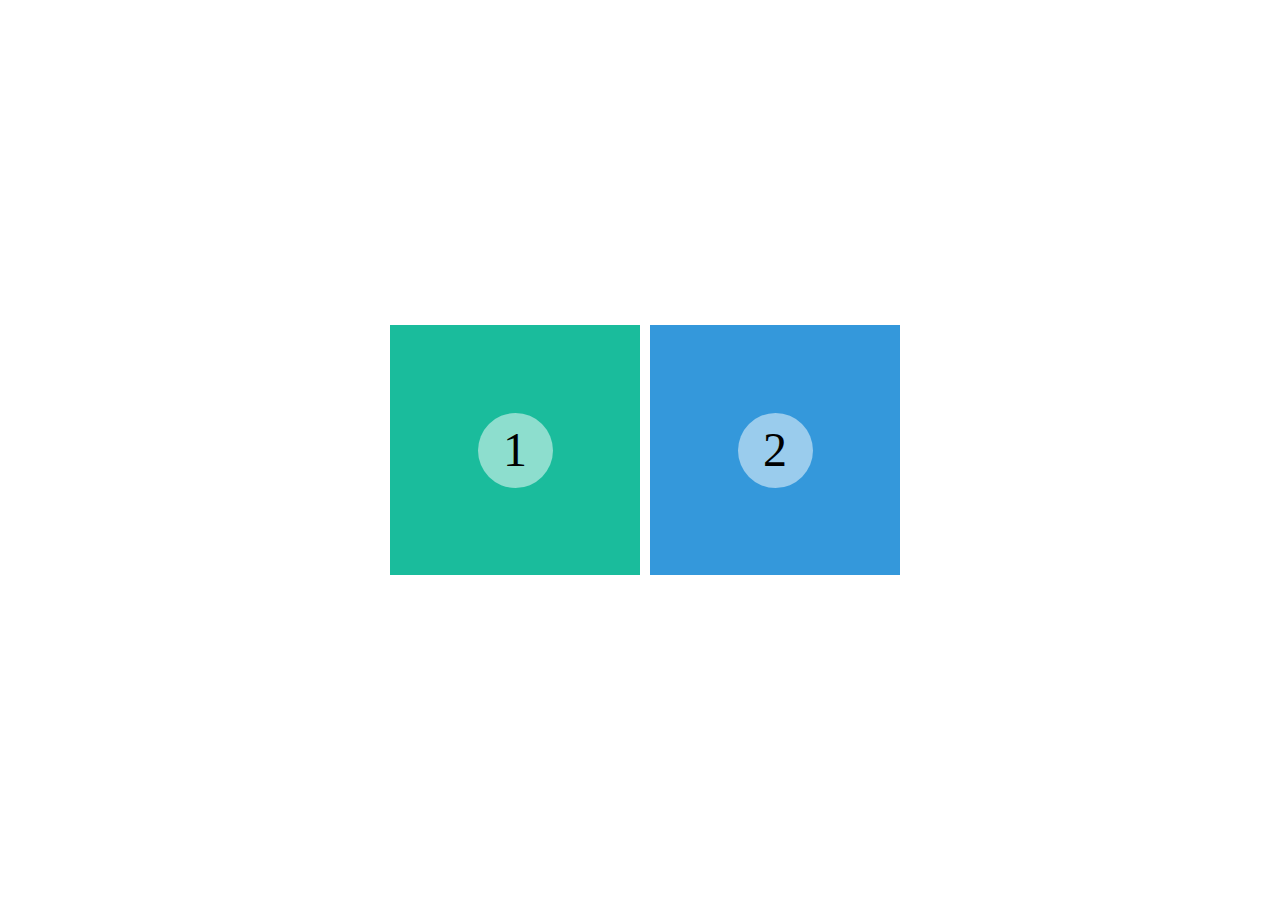
<file: Responsive Design/flexbox/index.html>
<html lang="fr">
	<head>
		<meta charset="utf-8">
		<meta name="viewport" content="width=device-width, initial-scale=1,
			shrink-to-fit=no">

		<link rel="stylesheet" href="./styles.css">

		<title>Exercices Flexbox</title>
	</head>
	<body>
		<section>
			<div><span>1</span></div>
			<div><span>2</span></div>

		</section>
	</body>
</html>
</file>
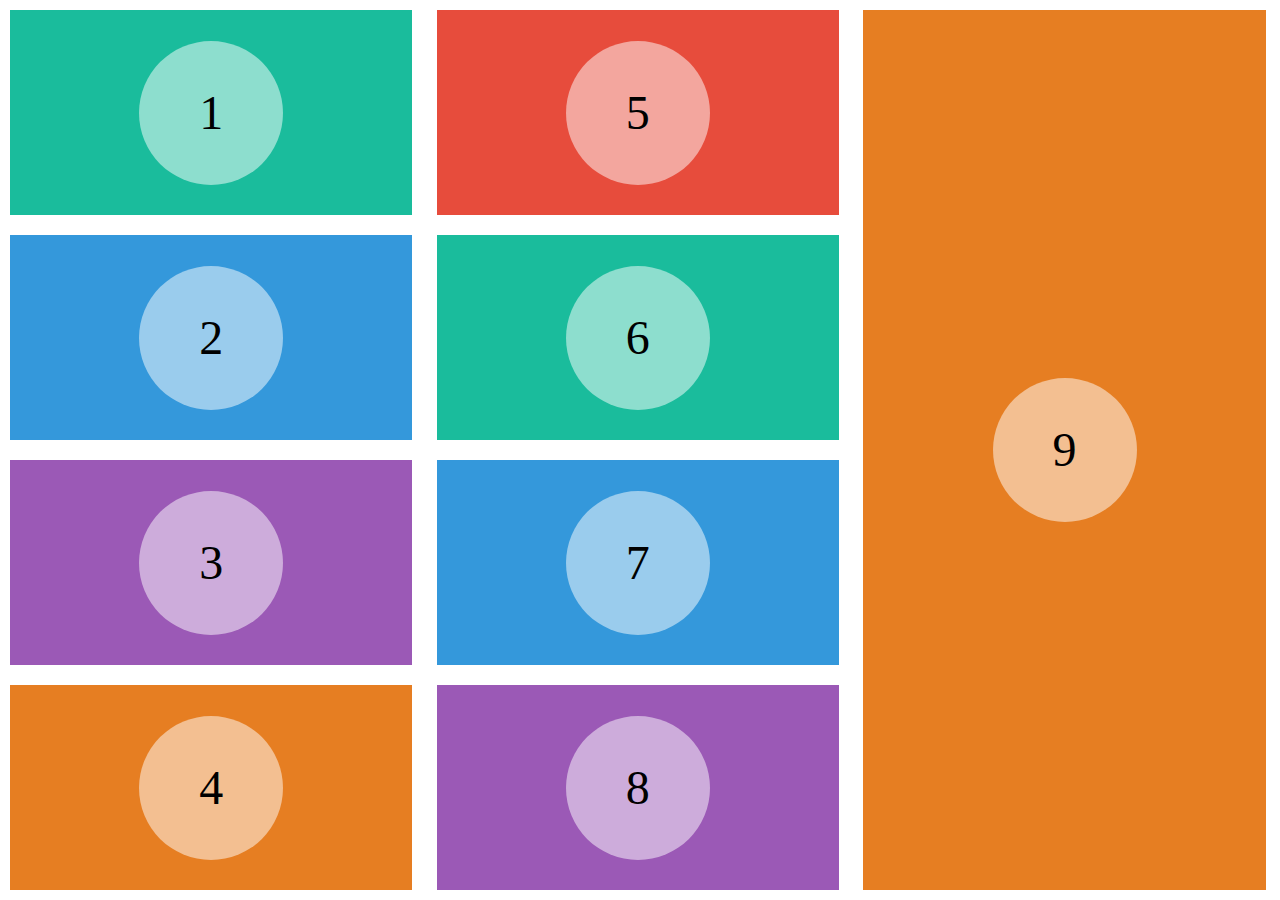
<file: Responsive Design/flexbox4/index.html>
<html lang="fr">
	<head>
		<meta charset="utf-8">
		<meta name="viewport" content="width=device-width, initial-scale=1,
			shrink-to-fit=no">

		<link rel="stylesheet" href="./styles.css">

		<title>Exercices Flexbox</title>
	</head>
	<body>
		<section>
			<div><span>1</span></div>
			<div><span>2</span></div>
			<div><span>3</span></div>
			<div><span>4</span></div>
			<div><span>5</span></div>
			<div><span>6</span></div>
			<div><span>7</span></div>
			<div><span>8</span></div>
			<div class="special"><span>9</span></div>
		</section>
	</body>
</html>
</file>
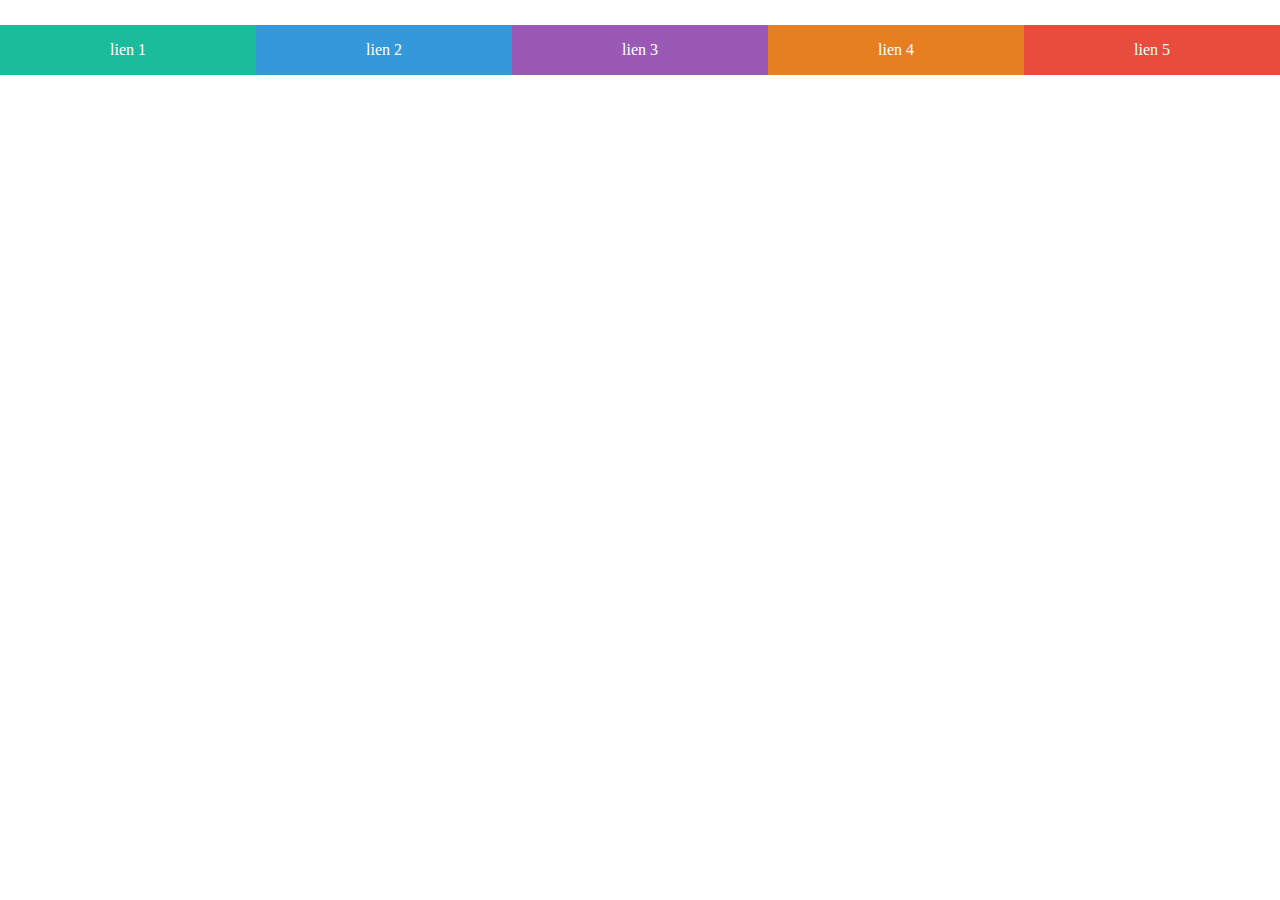
<file: Responsive Design/flexbox5/index.html>
<html lang="fr">
	<head>
		<meta charset="utf-8">
		<meta name="viewport" content="width=device-width, initial-scale=1, shrink-to-fit=no">
		
		<link rel="stylesheet" href="./styles.css">
		
		<title>Exercices Flexbox</title>
	</head>
	<body>
		<ul>
		  <li><a href="#">lien 1</a></li>
		  <li><a href="#">lien 2</a></li>
		  <li><a href="#">lien 3</a></li>
		  <li><a href="#">lien 4</a></li>
		  <li><a href="#">lien 5</a></li>
		</ul>
	</body>
</html>
</file>
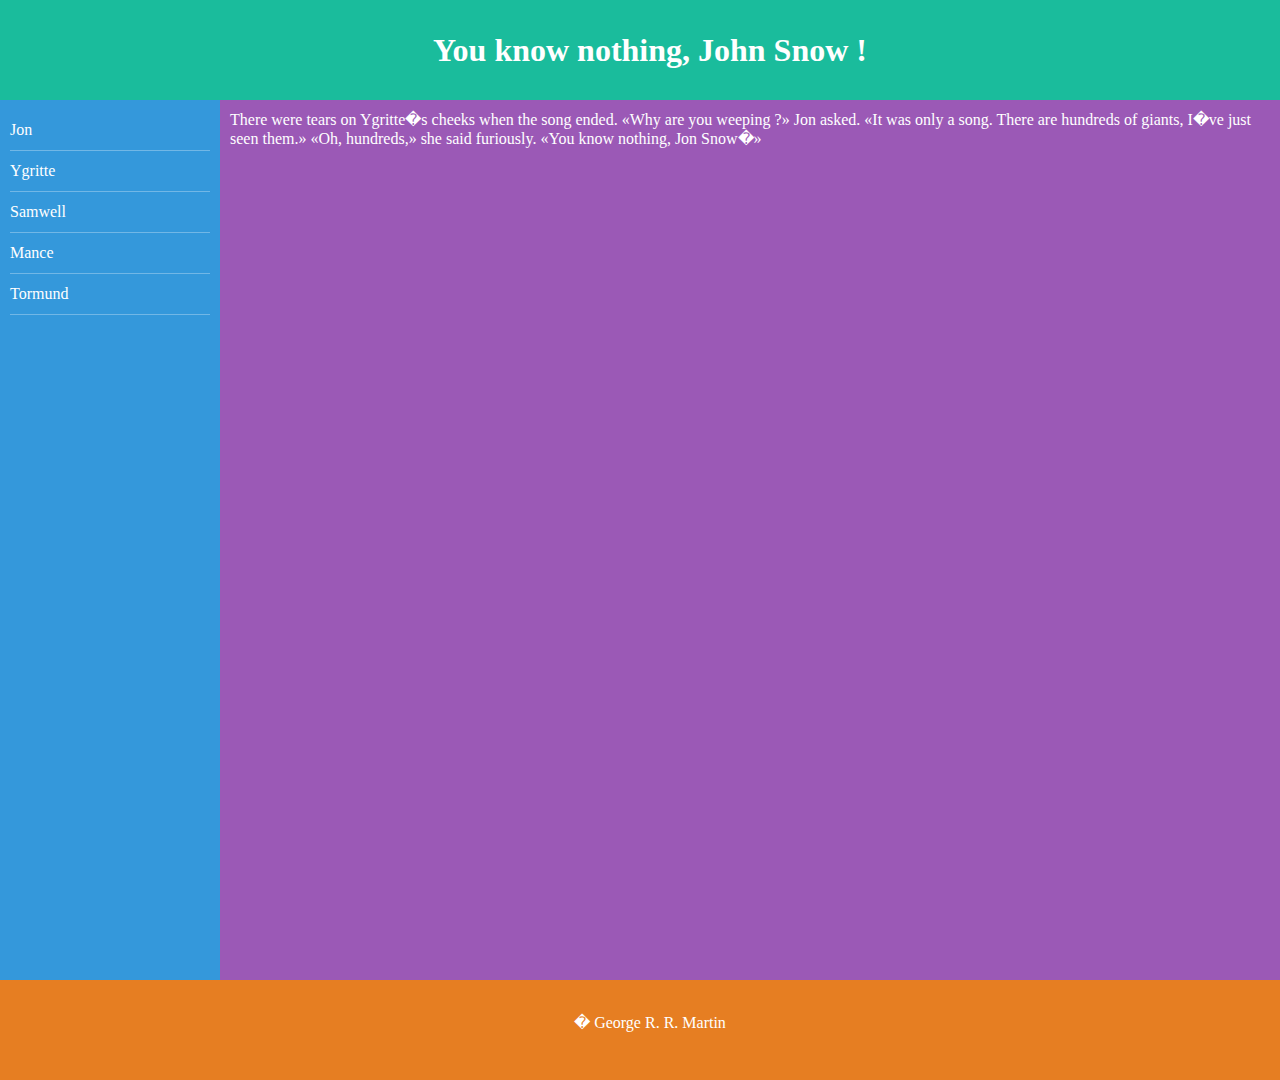
<file: Responsive Design/flexbox6/index.html>
<html lang="fr">
	<head>
		<meta charset="utf-8">
		<meta name="viewport" content="width=device-width, initial-scale=1, shrink-to-fit=no">
		
		<link rel="stylesheet" href="./styles.css">
		
		<title>Exercices Flexbox</title>
	</head>
	<body>
		<header>
			<h1>You know nothing, John Snow !</h1>
		</header>

		<main>
		  <nav role="navigation">
			<a href="#">Jon</a>
			<a href="#">Ygritte</a>
			<a href="#">Samwell</a>
			<a href="#">Mance</a>
			<a href="#">Tormund</a>
		  </nav>
		  <article>
			<p>There were tears on Ygritte�s cheeks when the song ended. <q>Why are you weeping ?</q> Jon asked. <q>It was only a song. There are hundreds of giants, I�ve just seen them.</q> <q>Oh, hundreds,</q> she said furiously. <q>You know nothing, Jon Snow�</q></p>
		  </article>
		</main>

		<footer><p>� George R. R. Martin</p></footer>
	</body>
</html>
</file>
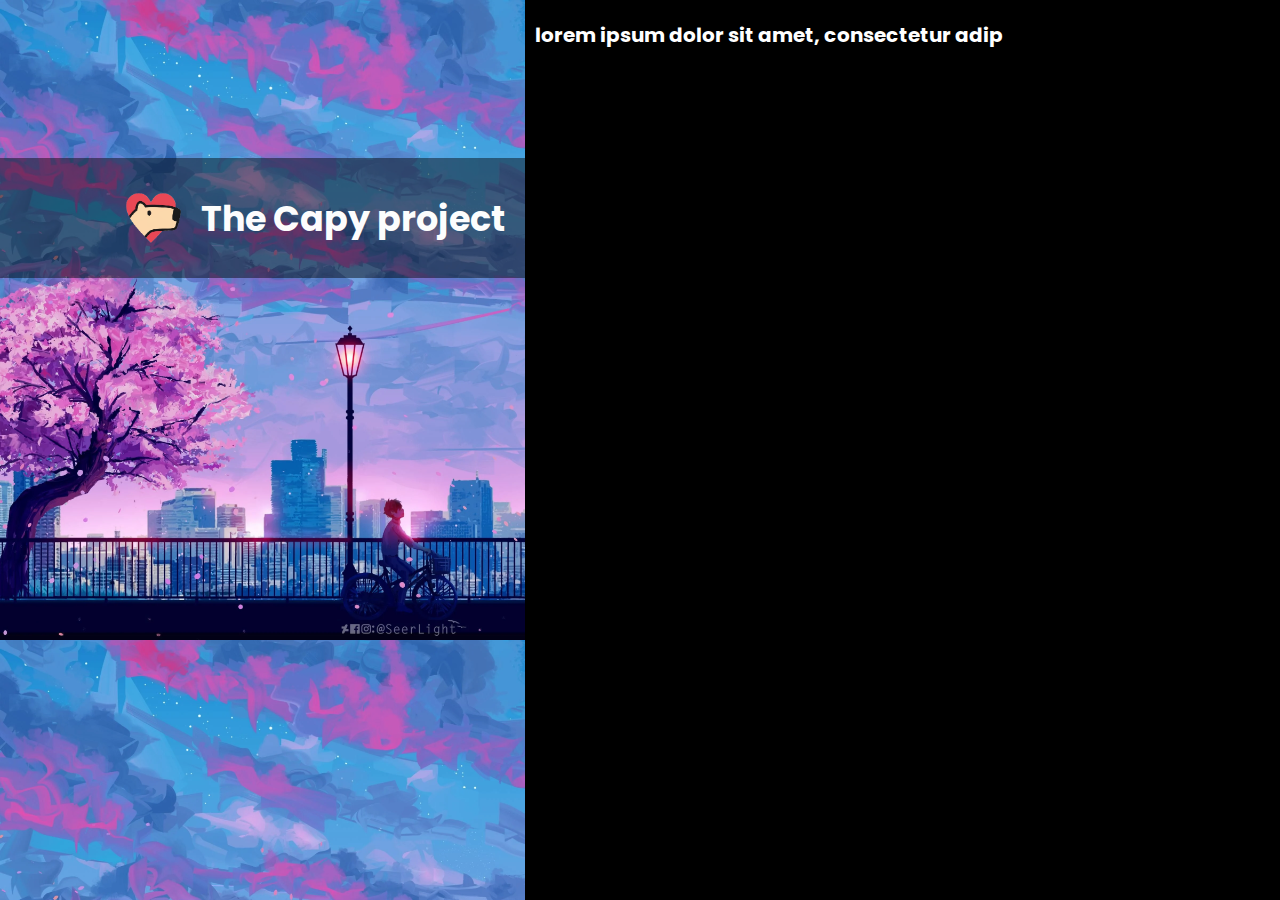
<file: Responsive Design/Login-page/index.html>
<!DOCTYPE html>
<html lang="en">
    <head>
        <meta charset="UTF-8">
        <meta http-equiv="X-UA-Compatible" content="IE=edge">
        <meta name="viewport" content="width=device-width, initial-scale=1.0">
        <link rel="stylesheet" href="style.css">
        <link rel="preconnect" href="https://fonts.googleapis.com">
        <link rel="preconnect" href="https://fonts.gstatic.com" crossorigin>
        <link
            href="https://fonts.googleapis.com/css2?family=Poppins:ital,wght@0,100;1,100&display=swap"
            rel="stylesheet">
        <title>Document</title>
    </head>
    <body>
        <div class="left">
            <div class="box">
            </div>
            <div class="container">
                <img src="capybara.webp">
                <h3 class="name">The Capy project</h3>
            </div>
        </div>
        <section class="droit">
            <div class="box">
                <p>lorem ipsum dolor sit amet, consectetur adip</p>
            </div>
            <div class="info">
                <form action="#" method="post">

                </form>
            </div>
        </section>
    </body>
</html>
</file>
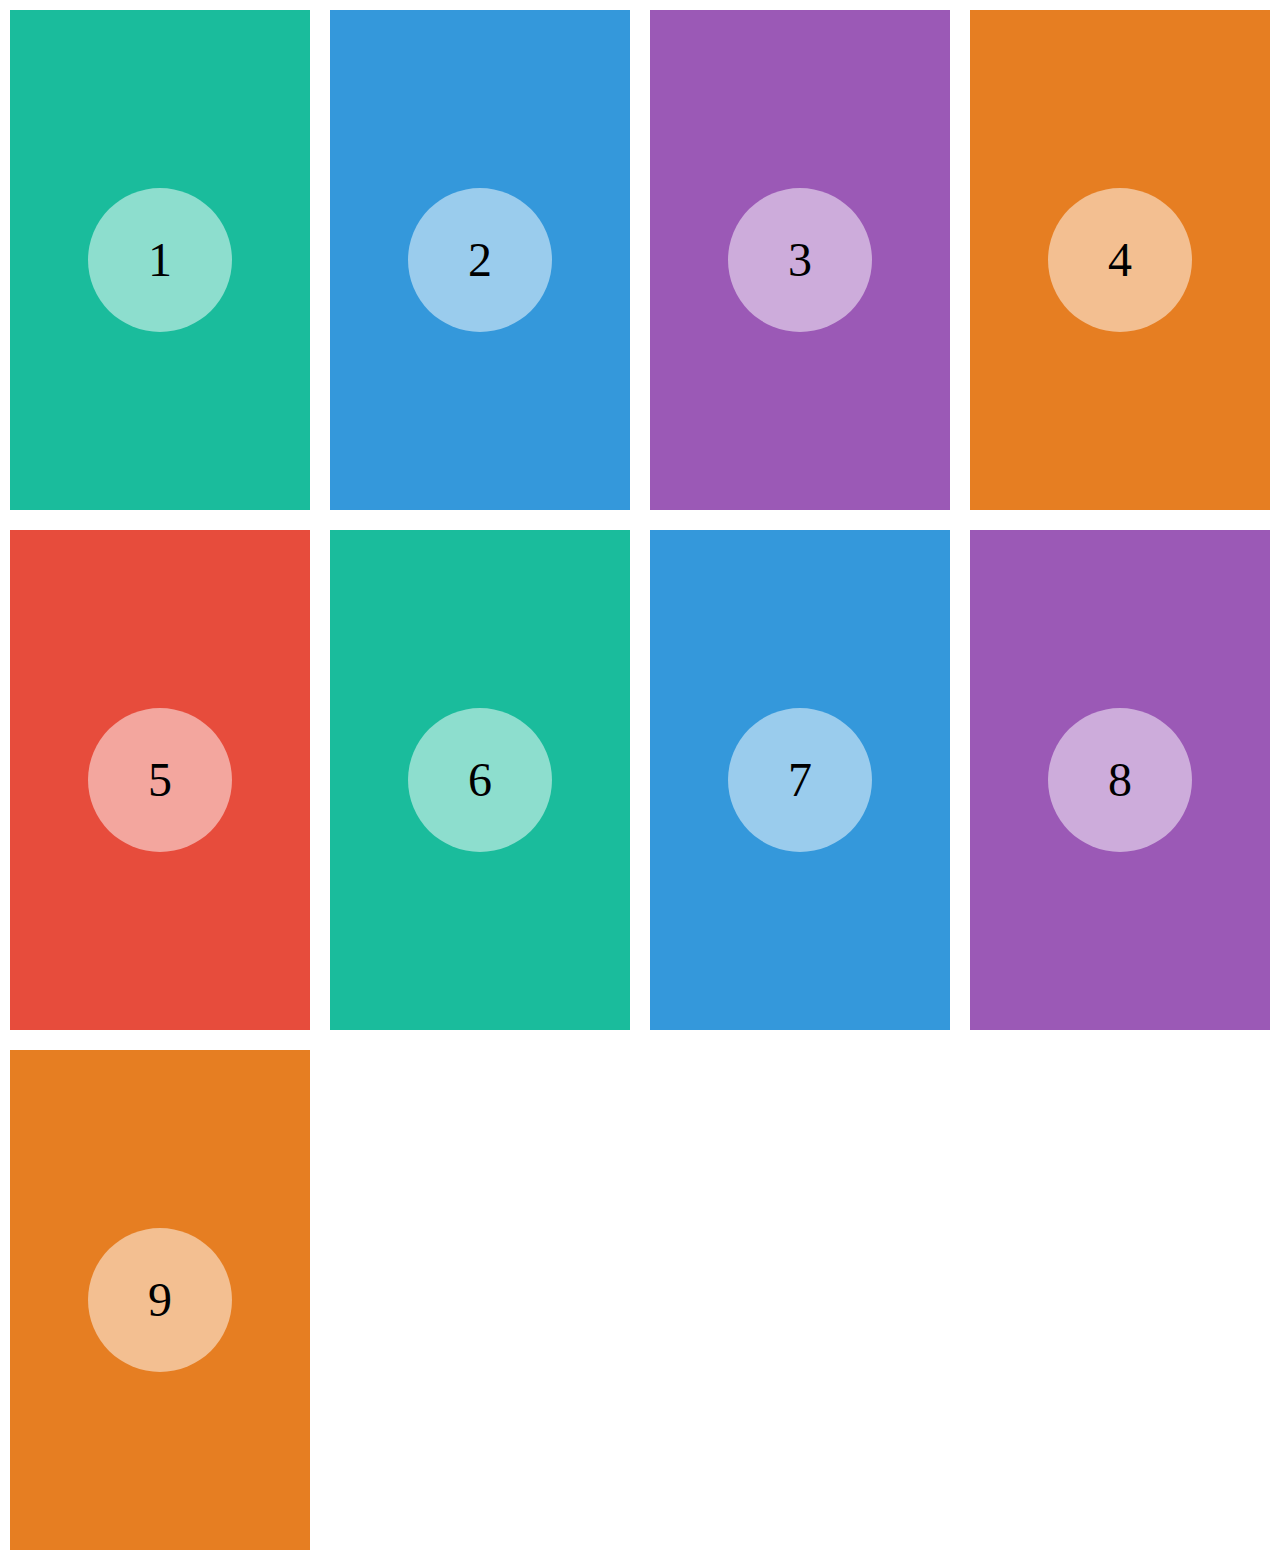
<file: Responsive Design/Flexbox exercice/flexbox/index.html>
<html lang="fr">
	<head>
		<meta charset="utf-8">
		<meta name="viewport" content="width=device-width, initial-scale=1, shrink-to-fit=no">
		
		<link rel="stylesheet" href="./styles.css">
		
		<title>Exercices Flexbox</title>
	</head>
	<body>
		<section>
		  <div><span>1</span></div>
		  <div><span>2</span></div>
		  <div><span>3</span></div>
		  <div><span>4</span></div>
		  <div><span>5</span></div>
		  <div><span>6</span></div>
		  <div><span>7</span></div>
		  <div><span>8</span></div>
		  <div><span>9</span></div>
		</section>
	</body>
</html>
</file>
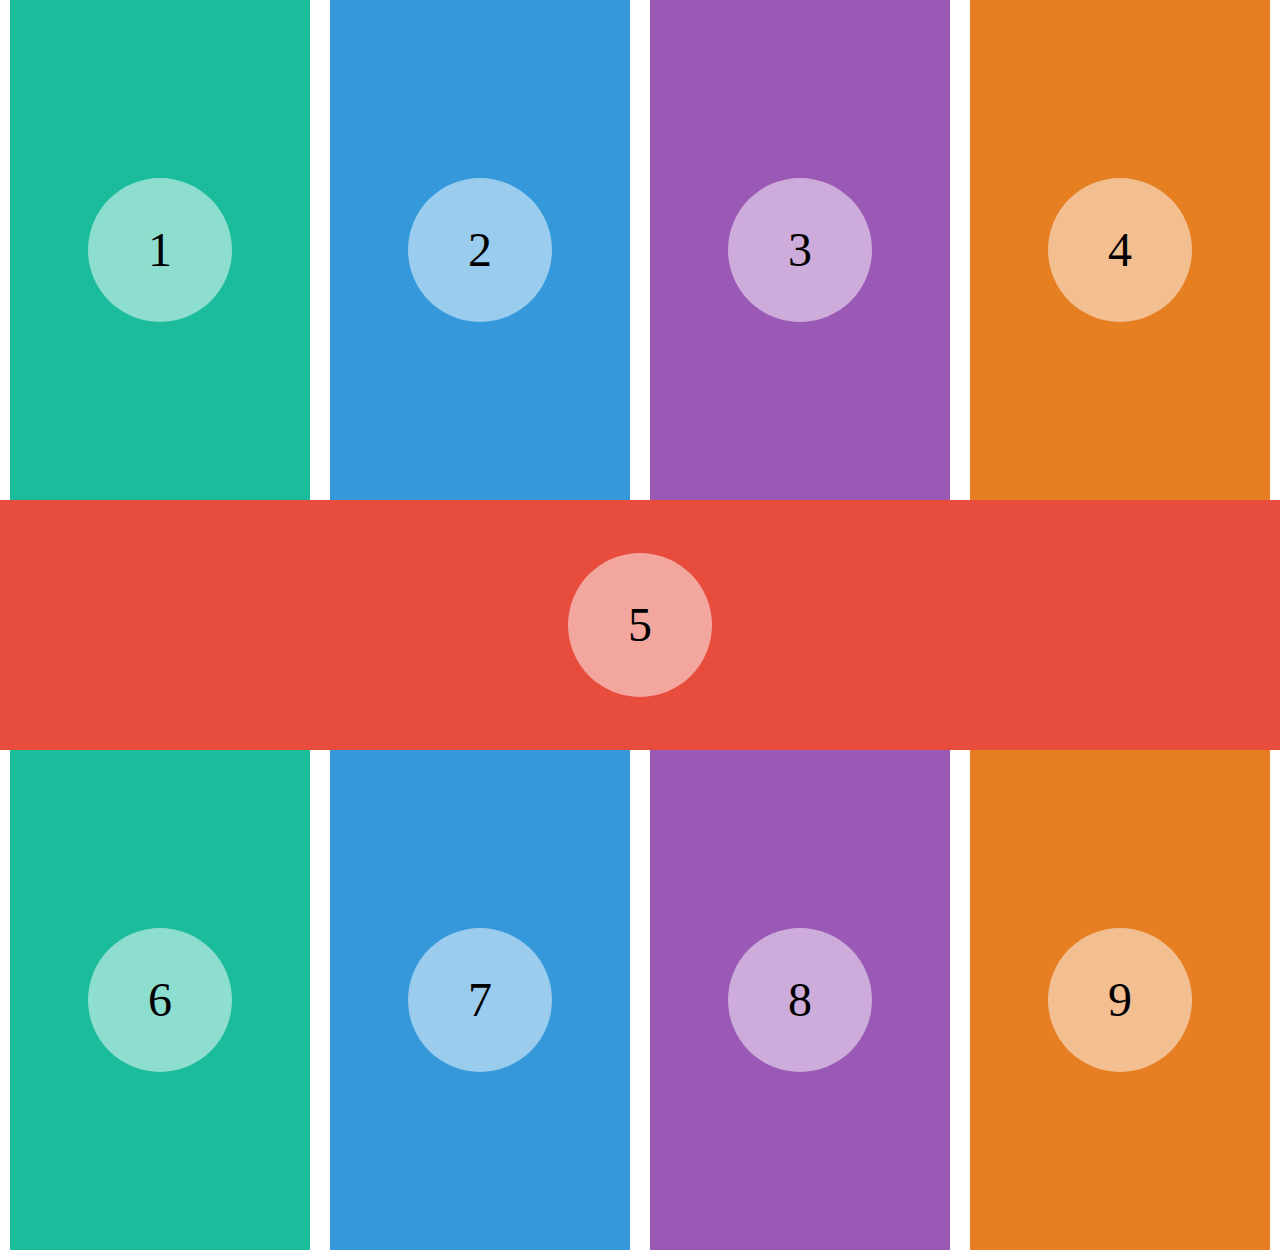
<file: Responsive Design/Flexbox exercice/flexbox/flexbox2/index.html>
<html lang="fr">
	<head>
		<meta charset="utf-8">
		<meta name="viewport" content="width=device-width, initial-scale=1, shrink-to-fit=no">
		
		<link rel="stylesheet" href="./styles.css">
		
		<title>Exercices Flexbox</title>
	</head>
	<body>
		<section>
		  <div><span>1</span></div>
		  <div><span>2</span></div>
		  <div><span>3</span></div>
		  <div><span>4</span></div>
		  <div class="special"><span>5</span></div>
		  <div><span>6</span></div>
		  <div><span>7</span></div>
		  <div><span>8</span></div>
		  <div><span>9</span></div>
		</section>
	</body>
</html>
</file>
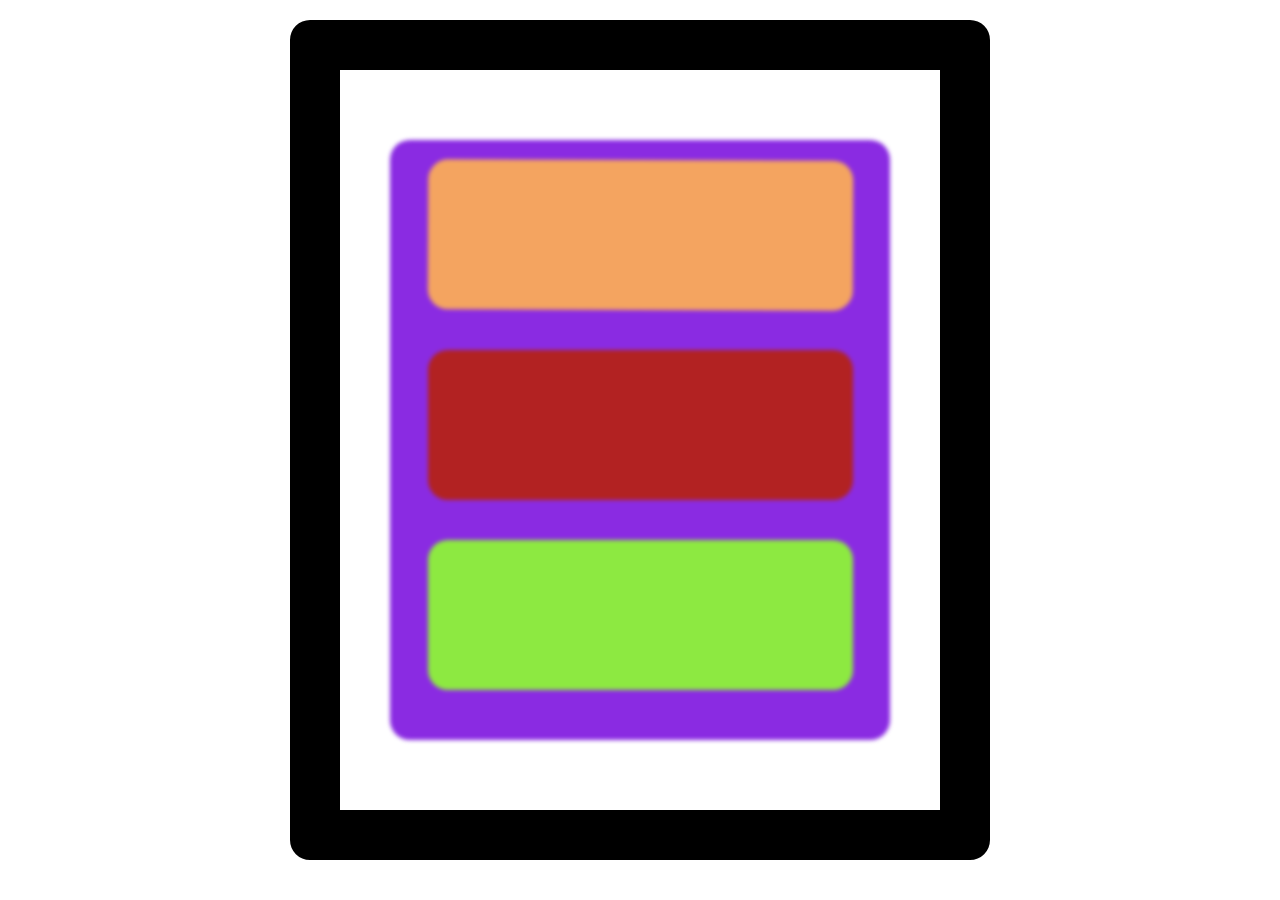
<file: Responsive Design/Rothko.html>
<!DOCTYPE html>
<html lang="en">
    <head>
        <meta charset="UTF-8">
        <meta http-equiv="X-UA-Compatible" content="IE=edge">
        <meta name="viewport" content="width=device-width, initial-scale=1.0">
        <title>Rothko Painting</title>
        <link rel="stylesheet" href="./styles.css">
    </head>
    <body>
        <div class="frame">
            <div class="canvas">
                <div class="one"></div>
                <div class="two"></div>
                <div class="three"></div>
            </div>
        </div>
    </body>
</html>
</file>
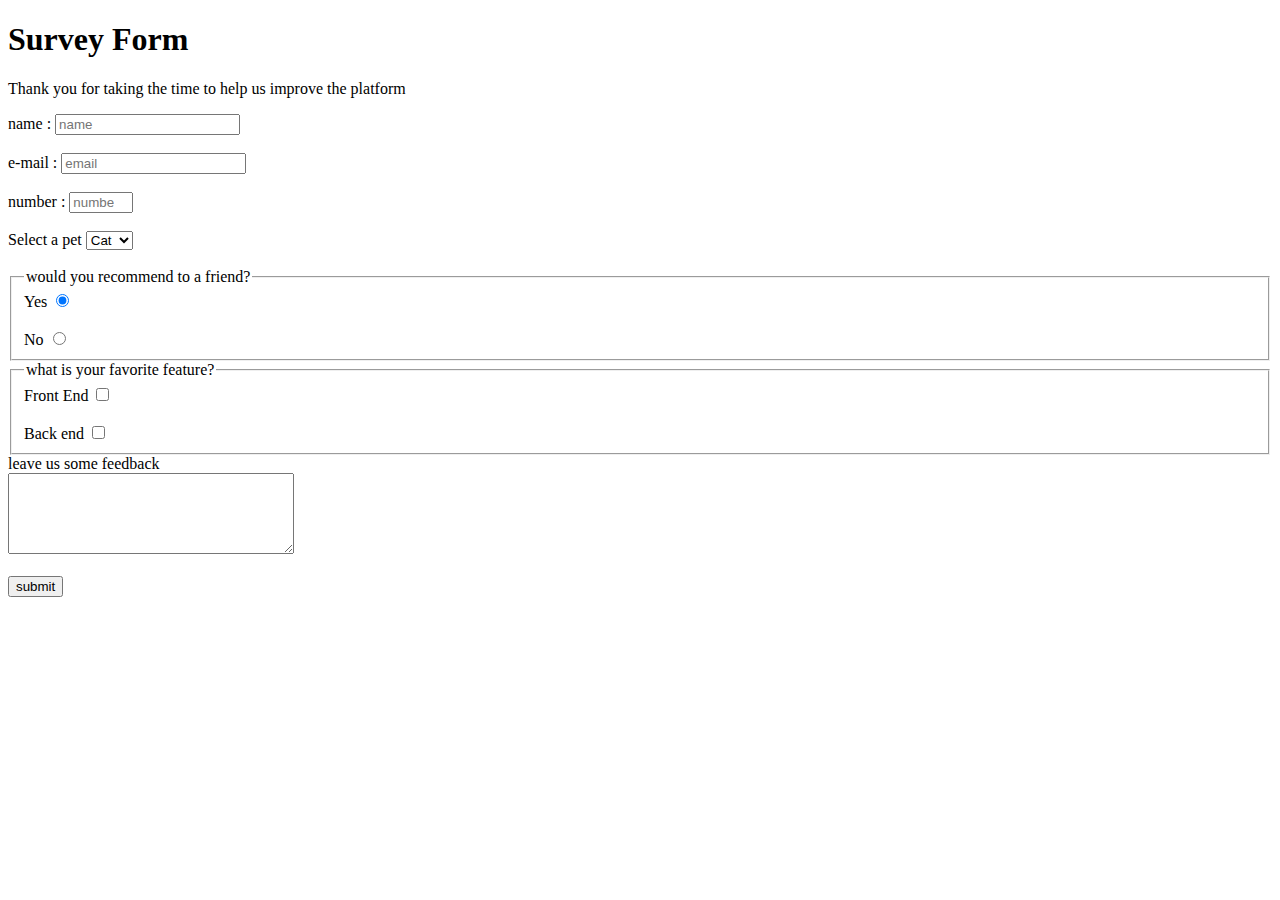
<file: Responsive Design/survey.html>
<!DOCTYPE html>
<html lang="en">
<head>
    <meta charset="UTF-8">
    <meta http-equiv="X-UA-Compatible" content="IE=edge">
    <meta name="viewport" content="width=device-width, initial-scale=1.0">
    <title>Document</title>
    <link rel="stylesheet" href="styles.css">
</head>
<body>
<h1 id="title">Survey Form </h1>
<p id="description">Thank you for taking the time to help us improve the platform</p>
<!--Form-->
<form id="survey-form">
    <label for="name" id="name-label">name : </label>
    <input type="text" id="name" placeholder="name" required>
    <br>
    <br>
    <label for="email" id="email-label">e-mail : </label>
    <input type="email" id="email" placeholder="email" required>
    <br>
    <br>
    <label for="number" id="number-label">number : </label>
    <input type="number" id="number" min="0" max="100" placeholder="number">
    <br>
    <br>
    <!--Dropdown menu-->
    <label for="dropdown">Select a pet </label>
    <select id="dropdown">
        <option value="Cat">Cat</option>
        <option value="Dog">Dog</option>
    </select>
    <br>
    <br>
    <!--Radio menu-->
    <fieldset>
        <legend> would you recommend to a friend? </legend>
        <label for="yes">Yes</label>
        <input type="radio" value="yes" name="drone" checked>
        <br>
        <br>
        <label for="no">No</label>
        <input type="radio" value="no" name="drone">
    </fieldset>

    <!--Checkbox menu-->
    <fieldset>
        <legend>
            what is your favorite feature?
        </legend>
        <label for="frontend">Front End </label>
        <input type="checkbox" name="frontend" value="front">
        <br>
        <br>
        <label for="backend">Back end </label>
        <input type="checkbox" name="backend" value="back">

    </fieldset>

    <label for="feedback">leave us some feedback </label>
    <br>
    <textarea name="feedback" rows="5" cols="33"> </textarea>
    <br>
    <br>
    <input type="submit" id="submit" value="submit">
</form>
<!--end of form-->
</body>

</html>
</file>
<file: Responsive Design/flexbox/styles.css>
/* ====================================
   CSS setup ��ne rien modifier
   �diter plus bas
 * ==================================== */

body {
  margin: 0;
  padding: 0;
  border: 0;
}
section {
  min-height: 100vh;
}
div {
  background-color: lightgrey;
}
div:nth-of-type(5n + 1) {
  background-color: #1abc9c;
}
div:nth-of-type(5n + 2) {
  background-color: #3498db;
}
div:nth-of-type(5n + 3) {
  background-color: #9b59b6;
}
div:nth-of-type(5n + 4) {
  background-color: #e67e22;
}
div:nth-of-type(5n) {
  background-color: #e74c3c;
}
span {
  background-color: rgba(255, 255, 255, 0.5);
  border-radius: 50%;
  display: block;
  font-size: 48px;
  height: auto;
  line-height: 3em;
  text-align: center;
  width: 3em;
}

/* ====================================
   �diter � partir d'ici
 * ==================================== */

section {
  display: flex;
  justify-content: center;
  align-items: center;
}

section div {
  height: 250px;
  width: 250px;
  margin-left: 10px;
  display: flex;
  justify-content: center;
  align-items: center;
}

span {
  height: 30%;
  width: 30%;
  display: flex;
  justify-content: center;
  align-items: center;
}
</file>
<file: Responsive Design/flexbox4/styles.css>
/* ====================================
   CSS setup ��ne rien modifier
   �diter plus bas
 * ==================================== */

body {
  margin: 0;
  padding: 0;
  border: 0;
}
section {
  min-height: 100vh;
}
div {
  background-color: lightgrey;
}
div:nth-of-type(5n + 1) {
  background-color: #1abc9c;
}
div:nth-of-type(5n + 2) {
  background-color: #3498db;
}
div:nth-of-type(5n + 3) {
  background-color: #9b59b6;
}
div:nth-of-type(5n + 4) {
  background-color: #e67e22;
}
div:nth-of-type(5n) {
  background-color: #e74c3c;
}
span {
  background-color: rgba(255, 255, 255, 0.5);
  border-radius: 50%;
  display: block;
  font-size: 48px;
  height: auto;
  line-height: 3em;
  text-align: center;
  width: 3em;
}

/* ====================================
   �diter � partir d'ici
 * ==================================== */

section {
  display: flex;
  flex-direction: column;
  flex-wrap: wrap;
  align-items: stretch;
  align-content: stretch;
  height: 95%;
}

section div {
  height: calc(25% - 20px);
  width: calc(33% - 20px);
  margin: 10px;
  display: flex;
  justify-content: center;
  align-items: center;
}

.special {
  height: 99%;
}
</file>
<file: Responsive Design/flexbox5/styles.css>
/* ====================================
   CSS setup ��ne rien modifier
   �diter plus bas
 * ==================================== */

body {
  margin: 0;
  padding: 0;
  border: 0;
}
ul {
  list-style: none;
  padding: 0;
  margin: 0;
  height: 100px;
}
li {
  background-color: lightgrey;
  text-align: center;
}
li:nth-of-type(5n + 1) {
  background-color: #1abc9c;
}
li:nth-of-type(5n + 2) {
  background-color: #3498db;
}
li:nth-of-type(5n + 3) {
  background-color: #9b59b6;
}
li:nth-of-type(5n + 4) {
  background-color: #e67e22;
}
li:nth-of-type(5n) {
  background-color: #e74c3c;
}
a {
  color: white;
  font-size: 16px;
  line-height: 50px;
  text-decoration: none;
}

/* ====================================
   �diter � partir d'ici
 * ==================================== */

ul {
  display: flex;
  justify-content: center;
  align-items: center;
}

ul li {
  flex: 1;
  width: 20%;
  height: 50px;
  flex-wrap: wrap;
}

ul li:hover {
  height: 80px;
}

ul li:hover a {
  line-height: 80px;
}

ul li a {
  display: block;
  width: 100%;
}

@media (max-width: 600px) {
  ul {
    flex-direction: column;
    height: auto;
  }
  ul li {
    height: 20%;
    width: 100%;
  }
}
</file>
<file: Responsive Design/flexbox6/styles.css>
/* ====================================
   CSS setup ��ne rien modifier
   �diter plus bas
 * ==================================== */

body {
  border: 0;
  margin: 0;
  padding: 0;
}
header {
  background-color: #1abc9c;
  line-height: 80px;
}
nav {
  background-color: #3498db;
}
article {
  background-color: #9b59b6;
}
footer {
  background-color: #e67e22;
}
header,
nav,
article,
footer {
  color: white;
  padding: 10px;
}
header,
footer {
  height: 80px;
  text-align: center;
}
h1,
p {
  margin: 0 0 15px 0;
}
nav a {
  border-bottom: 1px solid rgba(255, 255, 255, 0.3);
  color: white;
  display: block;
  line-height: 40px;
  text-decoration: none;
}

/* ====================================
   �diter � partir d'ici
 * ==================================== */

header,
footer {
  width: 100%;
  display: flex;
  justify-content: center;
  align-items: center;
  flex-wrap: wrap;
}

main {
  display: flex;
  height: calc(100% - 20px);
}

main nav {
  width: 200px;
}

main article {
  flex: 1;
}

@media (max-width: 1000px) {
  main {
    flex-direction: column;
  }
  main article {
    order: 1;
  }
  main nav {
    width: 100%;
    order: 2;
  }
}
</file>
<file: Responsive Design/Login-page/style.css>
:root {
  --txt: "Poppins", sans-serif;
}

body {
  background-image: url("wallpaper.webp");
  background-size: 100%;
}

.left {
  margin-left: 0px;
  display: flex;
  justify-content: flex-start;
}

.left .container {
  display: flex;
  justify-content: flex-end;
  align-items: center;
  position: absolute;
  left: 0;
  margin-top: 150px;
  margin-left: 0px;
  width: 41%;
  height: 120px;
}

.left .box {
  color: white;
  position: absolute;
  left: 0;
  margin-top: 150px;
  margin-left: 0px;
  width: 41%;
  height: 120px;
  background-color: black;
  opacity: 0.45;
}
.container .name {
  color: white;
  font-family: var(--txt);
  margin-right: 20px;
  font-size: 35px;
  opacity: 0.99;
}

.container img {
  opacity: 0.99;
  height: 100px;
  width: 100px;
}

.droit {
  display: flex;
  justify-content: flex-end;
  opacity: 1;
  height: 100%;
  width: 59%;
}

.droit .box {
  color: white;
  font-family: var(--txt);
  position: absolute;
  right: 0;
  top: 0;
  height: 100%;
  width: 59%;
  background-color: black;
  opacity: 1;
}

.box p {
  color: white;
  margin-left: 10px;
  font-size: 20px;
  font-weight: bold;
}
</file>
<file: Responsive Design/Flexbox exercice/flexbox/styles.css>
/* ====================================
   CSS setup ��ne rien modifier
   �diter plus bas
 * ==================================== */

body {
  margin: 0;
  padding: 0;
  border: 0;
}
section {
  min-height: 100vh;
}
div {
  background-color: lightgrey;
}
div:nth-of-type(5n + 1) {
  background-color: #1abc9c;
}
div:nth-of-type(5n + 2) {
  background-color: #3498db;
}
div:nth-of-type(5n + 3) {
  background-color: #9b59b6;
}
div:nth-of-type(5n + 4) {
  background-color: #e67e22;
}
div:nth-of-type(5n) {
  background-color: #e74c3c;
}
span {
  background-color: rgba(255, 255, 255, 0.5);
  border-radius: 50%;
  display: block;
  font-size: 48px;
  height: auto;
  line-height: 3em;
  text-align: center;
  width: 3em;
}

/* ====================================
   �diter � partir d'ici
 * ==================================== */

section {
  display: flex;
  flex-wrap: wrap;
}

section div {
  height: 500px;
  margin: 10px;
  width: calc(25% - 20px);
  display: flex;
  justify-content: center;
  align-items: center;
}
</file>
<file: Responsive Design/Flexbox exercice/flexbox/flexbox2/styles.css>
/* ====================================
   CSS setup ��ne rien modifier
   �diter plus bas
 * ==================================== */

body {
  margin: 0;
  padding: 0;
  border: 0;
}
section {
  min-height: 100vh;
}
div {
  background-color: lightgrey;
}
div:nth-of-type(5n + 1) {
  background-color: #1abc9c;
}
div:nth-of-type(5n + 2) {
  background-color: #3498db;
}
div:nth-of-type(5n + 3) {
  background-color: #9b59b6;
}
div:nth-of-type(5n + 4) {
  background-color: #e67e22;
}
div:nth-of-type(5n) {
  background-color: #e74c3c;
}
span {
  background-color: rgba(255, 255, 255, 0.5);
  border-radius: 50%;
  display: block;
  font-size: 48px;
  height: auto;
  line-height: 3em;
  text-align: center;
  width: 3em;
}

/* ====================================
   �diter � partir d'ici
 * ==================================== */

section {
  display: flex;
  flex-wrap: wrap;
  align-items: center;
  align-content: center;
  justify-content: space-between;
}

section div {
  height: 500px;
  width: calc(25% - 20px);
  margin-right: auto;
  margin-left: auto;
  display: flex;
  justify-content: center;
  align-items: center;
}

.special {
  width: 100%;
  height: 250px;
  margin-top: auto;
}

@media (max-width: 1024px) {
  section div {
    height: 300px;
    width: 49%;
  }
}

@media (max-width: 600px) {
  section div {
    height: 200px;
    width: 99%;
  }
}
</file>
<file: Responsive Design/styles.css>
.canvas {
    background-color: blueviolet;
    width: 500px;
    height: 600px;
    margin: 20px auto;
    overflow : hidden;
    border-radius: 20px;
    filter: blur(2px);
}

.frame{
    border: 50px solid black;
    padding : 50px;
    width: 500px;
    margin: 20px auto;
    border-radius: 20px;
}

.one{
    width: 425px;
    height: 150px;
    background-color:sandybrown;
    margin : 20px auto;
    border-radius: 20px;
    transform: rotate(0.2deg);
    
}

.two{
    width: 425px;
    height: 150px;
    background-color:firebrick;
    margin: 40px auto;
    border-radius: 20px;
}

.three{
    width: 425px;
    height: 150px;
    background-color:rgb(141, 233, 65);
    margin: 40px auto;
    border-radius: 20px;
}
</file>
